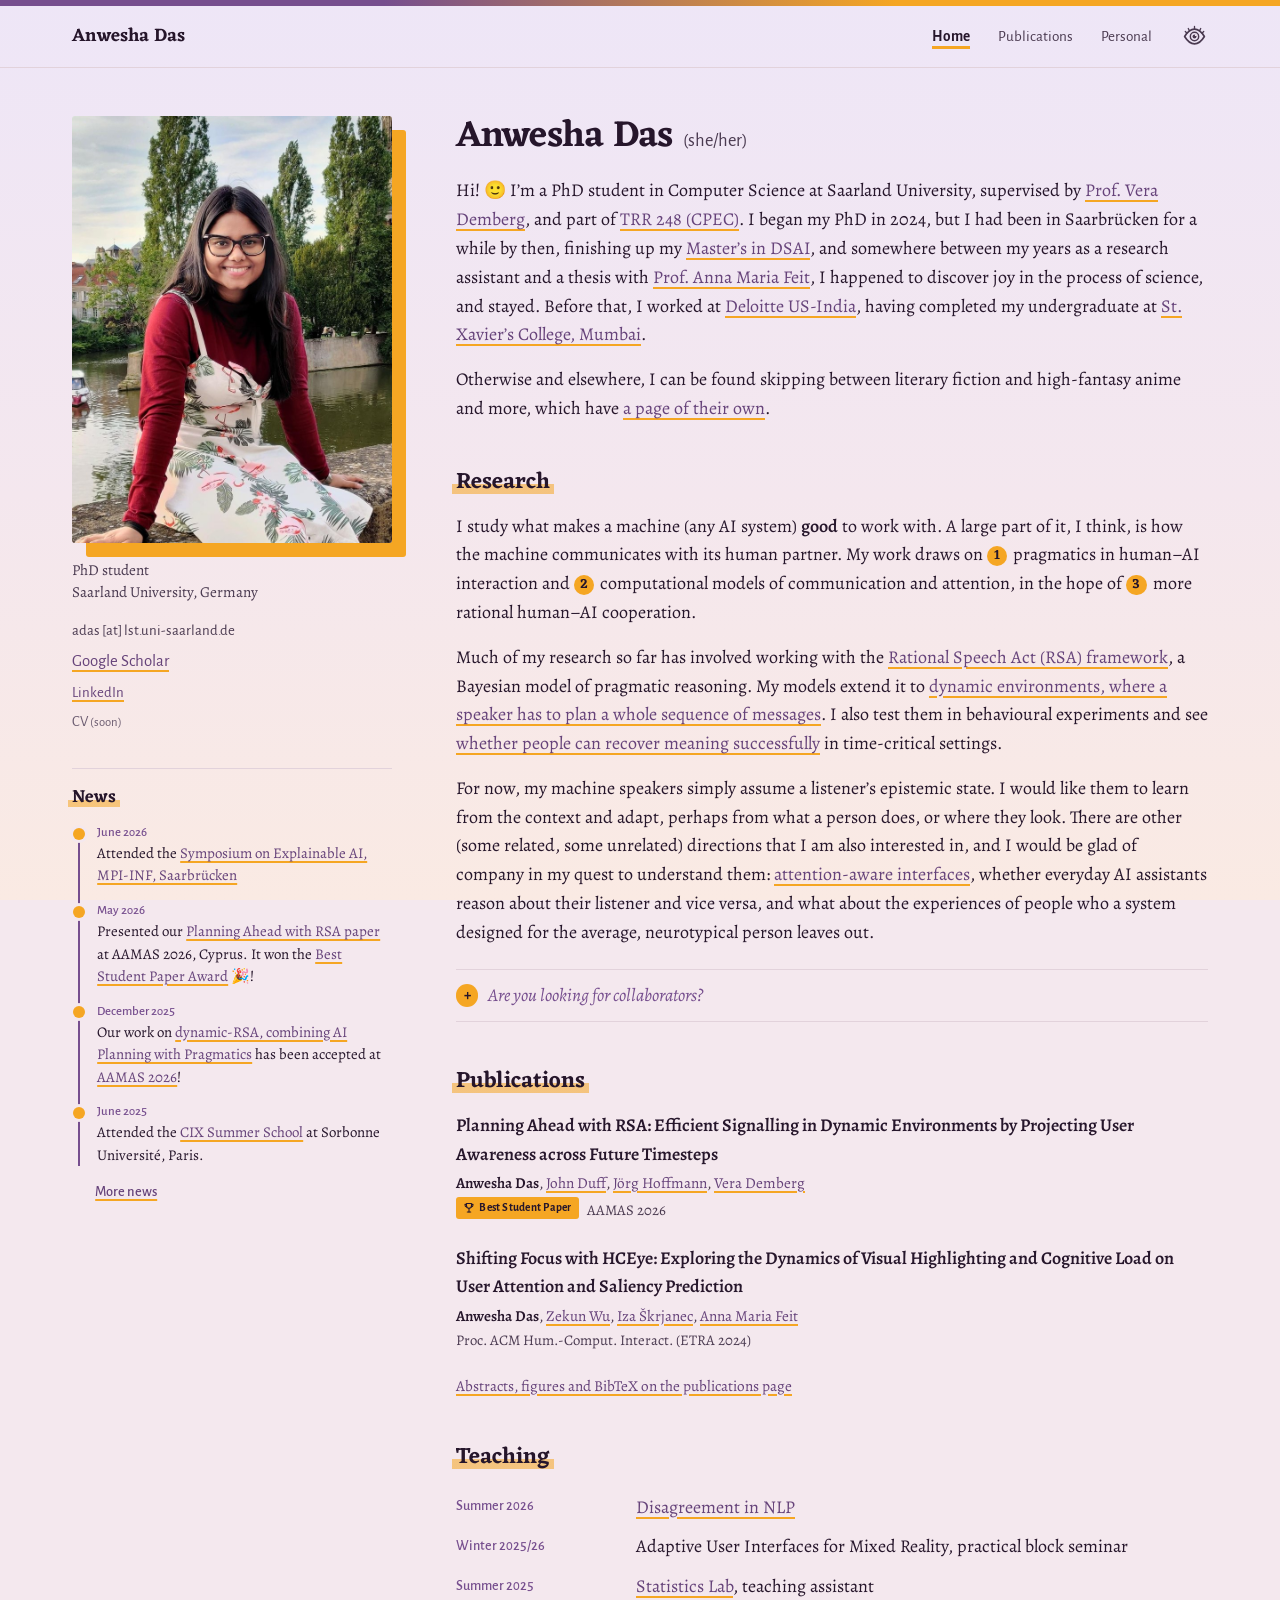
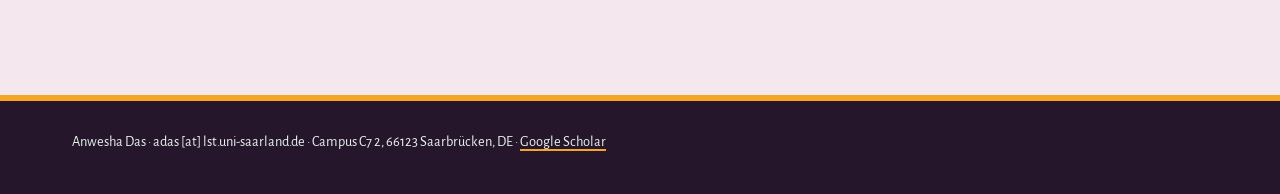
<file: index.html>
<!doctype html>
<html lang="en">
<head>
<meta charset="utf-8">
<meta name="viewport" content="width=device-width,initial-scale=1">
<title>Anwesha Das</title>
<meta name="description" content="Anwesha Das is a PhD student in computer science at Saarland University, working on how AI systems should communicate with the people who depend on them.">
<link rel="canonical" href="https://anweshadas1.github.io/">
<meta property="og:type" content="profile">
<meta property="og:title" content="Anwesha Das">
<meta property="og:description" content="Anwesha Das is a PhD student in computer science at Saarland University, working on how AI systems should communicate with the people who depend on them.">
<meta property="og:url" content="https://anweshadas1.github.io/">
<meta property="og:image" content="https://anweshadas1.github.io/images/anwesha-das.jpg">
<link rel="icon" href="images/favicon-32.png" sizes="32x32">
<link rel="apple-touch-icon" href="images/apple-touch-icon.png">
<script>try{if(localStorage.getItem("theme")==="dark")document.documentElement.dataset.theme="dark"}catch(e){}</script>
<link rel="stylesheet" href="style.css">
<script type="application/ld+json">
{
  "@context": "https://schema.org",
  "@type": "Person",
  "name": "Anwesha Das",
  "url": "https://anweshadas1.github.io/",
  "jobTitle": "PhD student",
  "affiliation": {
    "@type": "CollegeOrUniversity",
    "name": "Saarland University, Germany"
  },
  "sameAs": [
    "https://scholar.google.com/citations?user=AFErDVgAAAAJ",
    "https://www.linkedin.com/in/anwesha-das-dsai"
  ],
  "image": "https://anweshadas1.github.io/images/anwesha-das.jpg"
}
</script>
</head>
<body>
<a class="skip" href="#main">Skip to content</a>

<header class="masthead">
  <div class="masthead-inner">
    <a class="wordmark" href="index.html">Anwesha Das</a>
    <nav>
      <a href="index.html" aria-current="page">Home</a>
      <a href="publications.html">Publications</a>
      <a href="personal.html">Personal</a>
      <button class="eye" type="button" aria-label="Dark theme" data-module="theme gaze"><svg width="23" height="23" viewBox="0 0 24 24" aria-hidden="true" focusable="false"><path d="M1.7 12C5 6.5 8.5 4.3 12 4.3C15.5 4.3 19 6.5 22.3 12C19 17.5 15.5 19.7 12 19.7C8.5 19.7 5 17.5 1.7 12Z" fill="none" stroke="currentColor" stroke-width="1.75" stroke-linejoin="round"/><path class="lashes" d="M12 4.3V1.5M6.8 6.1L5.5 3.7M17.2 6.1L18.5 3.7M4.2 8.5L2.4 6.8M19.8 8.5L21.6 6.8" fill="none" stroke="currentColor" stroke-width="1.4" stroke-linecap="round"/><g class="gaze"><circle cx="12" cy="12" r="4.35" fill="none" stroke="currentColor" stroke-width="1.5"/><circle class="pupil" cx="12" cy="12" r="2.05" fill="currentColor"/><circle class="glint" cx="13.3" cy="10.7" r=".9"/></g></svg></button>
    </nav>
  </div>
</header>

<div class="home">

  <aside class="profile">
    <img class="portrait" src="images/anwesha-das.jpg" alt="Anwesha Das" width="720" height="959" data-module="photos" data-photos="images/anwesha-das.jpg images/anwesha-das-reading.jpg">
    <p class="role">PhD student<br>Saarland University, Germany</p>
    <ul class="profile-links">
      <li>adas [at] lst.uni-saarland.de</li>
      <li><a href="https://scholar.google.com/citations?user=AFErDVgAAAAJ" target="_blank" rel="noopener">Google Scholar</a></li>
      <li><a href="https://www.linkedin.com/in/anwesha-das-dsai" target="_blank" rel="noopener">LinkedIn</a></li>
      <li><span class="soon" data-tip="This site is in progress. Please mind your step.">CV</span></li>
    </ul>

    <section class="side-news">
      <h2>News</h2>
      <ol class="timeline">
        <li><time datetime="2026-06">June 2026</time>Attended the <a href="https://docs.google.com/document/d/1yXaUwFzywdlOwNTJwRntYUjmuMKERZGwBllvcyXIlfk/edit?tab=t.0" target="_blank" rel="noopener">Symposium on Explainable AI, MPI-INF, Saarbrücken</a></li>
        <li><time datetime="2026-05">May 2026</time>Presented our <a href="publications.html#planning-ahead">Planning Ahead with RSA paper</a> at AAMAS 2026, Cyprus. It won the <a href="https://cyprusconferences.org/aamas2026/awards/" target="_blank" rel="noopener">Best Student Paper Award</a> 🎉!</li>
        <li><time datetime="2025-12">December 2025</time>Our work on <a href="publications.html#planning-ahead">dynamic-RSA, combining AI Planning with Pragmatics</a> has been accepted at <a href="https://cyprusconferences.org/aamas2026/" target="_blank" rel="noopener">AAMAS 2026</a>!</li>
        <li><time datetime="2025-06">June 2025</time>Attended the <a href="https://www.isir.upmc.fr/news/9th-summer-school-on-computational-interaction-2025/?lang=en" target="_blank" rel="noopener">CIX Summer School</a> at Sorbonne Université, Paris.</li>
      </ol>
      <p class="news-more"><a href="news.html">More news</a></p>
    </section>
  </aside>

  <main id="main" class="content">
    <h1>Anwesha Das <span class="pronouns">(she/her)</span></h1>

    <p>Hi! 🙂 I&rsquo;m a PhD student in Computer Science at Saarland University, supervised by <a href="https://www.uni-saarland.de/lehrstuhl/demberg/members/verademberg.html" target="_blank" rel="noopener">Prof. Vera Demberg</a>, and part of <a href="https://www.perspicuous-computing.science/" target="_blank" rel="noopener">TRR 248 (CPEC)</a>. I began my PhD in 2024, but I had been in Saarbrücken for a while by then, finishing up my <a href="https://saarland-informatics-campus.de/studium-studies/data-science-and-artificial-intelligence-master/" target="_blank" rel="noopener">Master&rsquo;s in DSAI</a>, and somewhere between my years as a research assistant and a thesis with <a href="https://cix.cs.uni-saarland.de/anna-maria-feit/" target="_blank" rel="noopener">Prof. Anna Maria Feit</a>, I happened to discover joy in the process of science, and stayed. Before that, I worked at <a href="https://www.deloitte.com/ui/en/about.html" target="_blank" rel="noopener">Deloitte US-India</a>, having completed my undergraduate at <a href="https://en.wikipedia.org/wiki/St._Xavier%27s_College,_Mumbai" target="_blank" rel="noopener">St. Xavier&rsquo;s College, Mumbai</a>.</p>
<p>Otherwise and elsewhere, I can be found skipping between literary fiction and high-fantasy anime and more, which have <a href="personal.html">a page of their own</a>.</p>

    <h2>Research</h2>
    <p>I study what makes a machine (any AI system) <strong>good</strong> to work with. A large part of it, I think, is how the machine communicates with its human partner. My work draws on <span class="num">1</span>&nbsp;pragmatics in human–AI interaction and <span class="num">2</span>&nbsp;computational models of communication and attention, in the hope of <span class="num">3</span>&nbsp;more rational human–AI cooperation.</p>
<p>Much of my research so far has involved working with the <a href="https://www.sciencedirect.com/science/article/pii/S136466131630122X" target="_blank" rel="noopener">Rational Speech Act (RSA) framework</a>, a Bayesian model of pragmatic reasoning. My models extend it to <a href="publications.html#planning-ahead">dynamic environments, where a speaker has to plan a whole sequence of messages</a>. I also test them in behavioural experiments and see <a href="https://arxiv.org/pdf/2611.03976" target="_blank" rel="noopener">whether people can recover meaning successfully</a> in time-critical settings.</p>
<p>For now, my machine speakers simply assume a listener&rsquo;s epistemic state. I would like them to learn from the context and adapt, perhaps from what a person does, or where they look. There are other (some related, some unrelated) directions that I am also interested in, and I would be glad of company in my quest to understand them: <a href="publications.html#hceye">attention-aware interfaces</a>, whether everyday AI assistants reason about their listener and vice versa, and what about the experiences of people who a system designed for the average, neurotypical person leaves out.</p>
    <div class="asides">
      <details class="aside">
        <summary>Are you looking for collaborators?</summary>
        <p>Yes! I am fascinated by junctions, by crossings where HCI, language, and AI run into one another. If your work touches on pragmatic communication, on attention, or on how people and AI systems come to understand each other, I would love to hear from you at adas [at] lst.uni-saarland.de.</p>
      </details>
    </div>

    <h2>Publications</h2>
    <ul class="pub-short">
      <li>
        <a class="pub-title" href="publications.html#planning-ahead">Planning Ahead with RSA: Efficient Signalling in Dynamic Environments by Projecting User Awareness across Future Timesteps</a>
        <p class="authors" data-module="authors">Anwesha Das, John Duff, Jörg Hoffmann, Vera Demberg</p>
        <p class="venue"><span class="award">Best Student Paper</span>AAMAS 2026</p>
      </li>
      <li>
        <a class="pub-title" href="publications.html#hceye">Shifting Focus with HCEye: Exploring the Dynamics of Visual Highlighting and Cognitive Load on User Attention and Saliency Prediction</a>
        <p class="authors" data-module="authors">Anwesha Das, Zekun Wu, Iza Škrjanec, Anna Maria Feit</p>
        <p class="venue">Proc. ACM Hum.-Comput. Interact. (ETRA 2024)</p>
      </li>
    </ul>
    <p class="more"><a href="publications.html">Abstracts, figures and BibTeX on the publications page</a></p>

    <h2>Teaching</h2>
    <ul class="dated">
      <li><span class="when">Summer 2026</span><span><a href="https://www.uni-saarland.de/lehrstuhl/demberg/teaching/ss26-disagreement-in-nlp.html" target="_blank" rel="noopener">Disagreement in NLP</a></span></li>
      <li><span class="when">Winter 2025/26</span><span>Adaptive User Interfaces for Mixed Reality, practical block seminar</span></li>
      <li><span class="when">Summer 2025</span><span><a href="https://cms.sic.saarland/statslab25/" target="_blank" rel="noopener">Statistics Lab</a>, teaching assistant</span></li>
    </ul>
  </main>

</div>

<footer class="foot">
  <p>Anwesha Das &middot; adas [at] lst.uni-saarland.de &middot; Campus C7 2, 66123 Saarbrücken, DE &middot; <a href="https://scholar.google.com/citations?user=AFErDVgAAAAJ" target="_blank" rel="noopener">Google Scholar</a></p>
</footer>

<script src="people.js"></script>
<script src="js/site.js"></script>
<script src="js/authors.js"></script>
<script src="js/theme.js"></script>
<script src="js/photos.js"></script>
<script data-goatcounter="https://anweshadas1.goatcounter.com/count" async src="https://gc.zgo.at/count.js"></script>
</body>
</html>
</file>
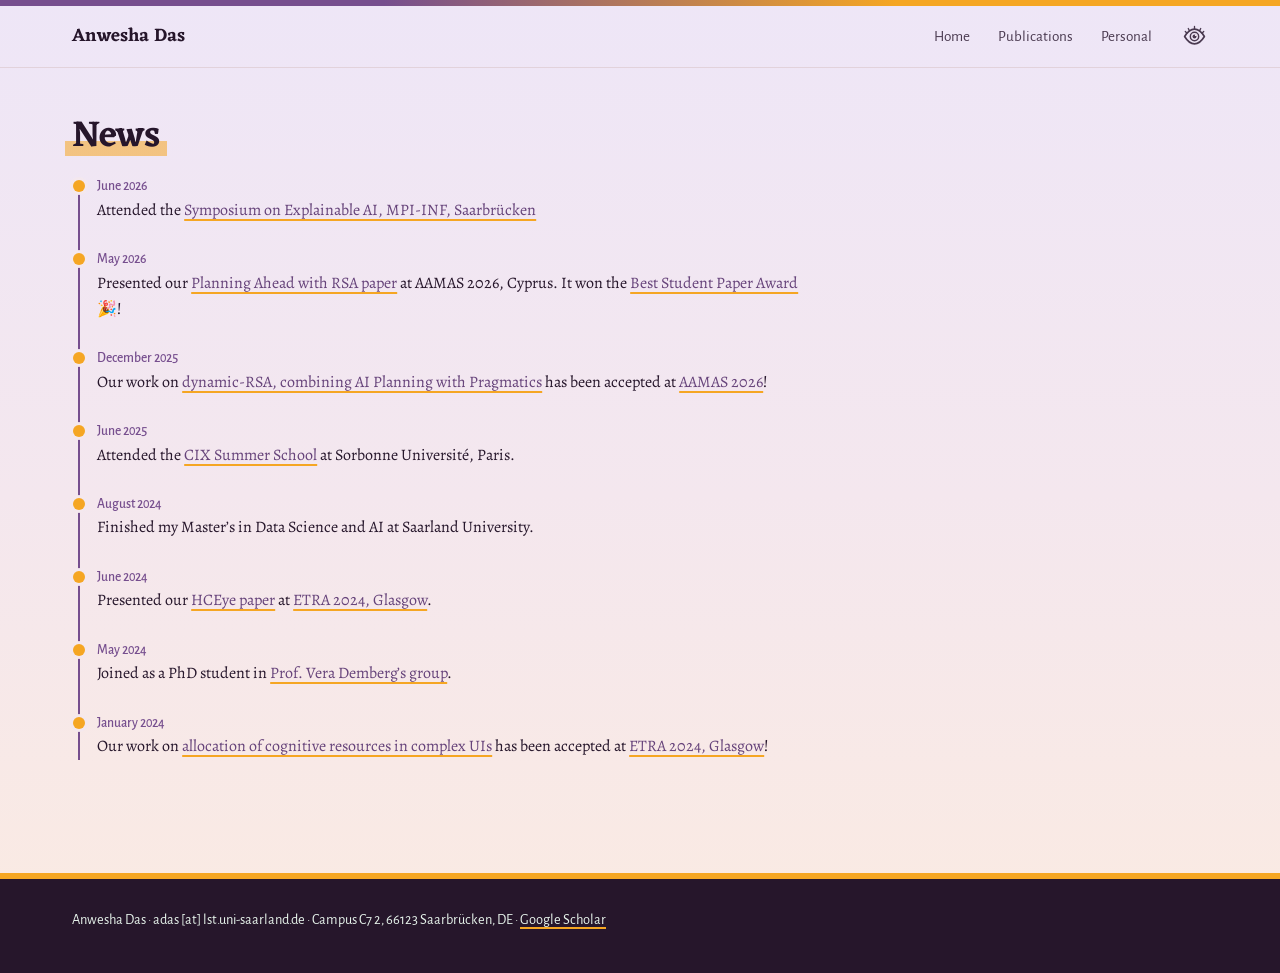
<file: news.html>
<!doctype html>
<html lang="en">
<head>
<meta charset="utf-8">
<meta name="viewport" content="width=device-width,initial-scale=1">
<title>News · Anwesha Das</title>
<meta name="description" content="News from Anwesha Das.">
<link rel="canonical" href="https://anweshadas1.github.io/news.html">
<meta property="og:type" content="website">
<meta property="og:title" content="News · Anwesha Das">
<meta property="og:description" content="News from Anwesha Das.">
<meta property="og:url" content="https://anweshadas1.github.io/news.html">
<meta property="og:image" content="https://anweshadas1.github.io/images/anwesha-das.jpg">
<link rel="icon" href="images/favicon-32.png" sizes="32x32">
<link rel="apple-touch-icon" href="images/apple-touch-icon.png">
<script>try{if(localStorage.getItem("theme")==="dark")document.documentElement.dataset.theme="dark"}catch(e){}</script>
<link rel="stylesheet" href="style.css">

</head>
<body>
<a class="skip" href="#main">Skip to content</a>

<header class="masthead">
  <div class="masthead-inner">
    <a class="wordmark" href="index.html">Anwesha Das</a>
    <nav>
      <a href="index.html">Home</a>
      <a href="publications.html">Publications</a>
      <a href="personal.html">Personal</a>
      <button class="eye" type="button" aria-label="Dark theme" data-module="theme gaze"><svg width="23" height="23" viewBox="0 0 24 24" aria-hidden="true" focusable="false"><path d="M1.7 12C5 6.5 8.5 4.3 12 4.3C15.5 4.3 19 6.5 22.3 12C19 17.5 15.5 19.7 12 19.7C8.5 19.7 5 17.5 1.7 12Z" fill="none" stroke="currentColor" stroke-width="1.75" stroke-linejoin="round"/><path class="lashes" d="M12 4.3V1.5M6.8 6.1L5.5 3.7M17.2 6.1L18.5 3.7M4.2 8.5L2.4 6.8M19.8 8.5L21.6 6.8" fill="none" stroke="currentColor" stroke-width="1.4" stroke-linecap="round"/><g class="gaze"><circle cx="12" cy="12" r="4.35" fill="none" stroke="currentColor" stroke-width="1.5"/><circle class="pupil" cx="12" cy="12" r="2.05" fill="currentColor"/><circle class="glint" cx="13.3" cy="10.7" r=".9"/></g></svg></button>
    </nav>
  </div>
</header>

<div class="single">
  <main id="main" class="content news-page">
    <h1>News</h1>
    <ol class="timeline">
      <li><time datetime="2026-06">June 2026</time><span class="headline">Attended the <a href="https://docs.google.com/document/d/1yXaUwFzywdlOwNTJwRntYUjmuMKERZGwBllvcyXIlfk/edit?tab=t.0" target="_blank" rel="noopener">Symposium on Explainable AI, MPI-INF, Saarbrücken</a></span></li>
      <li><time datetime="2026-05">May 2026</time><span class="headline">Presented our <a href="publications.html#planning-ahead">Planning Ahead with RSA paper</a> at AAMAS 2026, Cyprus. It won the <a href="https://cyprusconferences.org/aamas2026/awards/" target="_blank" rel="noopener">Best Student Paper Award</a> 🎉!</span></li>
      <li><time datetime="2025-12">December 2025</time><span class="headline">Our work on <a href="publications.html#planning-ahead">dynamic-RSA, combining AI Planning with Pragmatics</a> has been accepted at <a href="https://cyprusconferences.org/aamas2026/" target="_blank" rel="noopener">AAMAS 2026</a>!</span></li>
      <li><time datetime="2025-06">June 2025</time><span class="headline">Attended the <a href="https://www.isir.upmc.fr/news/9th-summer-school-on-computational-interaction-2025/?lang=en" target="_blank" rel="noopener">CIX Summer School</a> at Sorbonne Université, Paris.</span></li>
      <li><time datetime="2024-08">August 2024</time><span class="headline">Finished my Master&rsquo;s in Data Science and AI at Saarland University.</span></li>
      <li><time datetime="2024-06">June 2024</time><span class="headline">Presented our <a href="publications.html#hceye">HCEye paper</a> at <a href="https://etra.acm.org/2024/" target="_blank" rel="noopener">ETRA 2024, Glasgow</a>.</span></li>
      <li><time datetime="2024-05">May 2024</time><span class="headline">Joined as a PhD student in <a href="https://www.uni-saarland.de/lehrstuhl/demberg.html" target="_blank" rel="noopener">Prof. Vera Demberg&rsquo;s group</a>.</span></li>
      <li><time datetime="2024-01">January 2024</time><span class="headline">Our work on <a href="publications.html#hceye">allocation of cognitive resources in complex UIs</a> has been accepted at <a href="https://etra.acm.org/2024/" target="_blank" rel="noopener">ETRA 2024, Glasgow</a>!</span></li>
    </ol>
  </main>
</div>

<footer class="foot">
  <p>Anwesha Das &middot; adas [at] lst.uni-saarland.de &middot; Campus C7 2, 66123 Saarbrücken, DE &middot; <a href="https://scholar.google.com/citations?user=AFErDVgAAAAJ" target="_blank" rel="noopener">Google Scholar</a></p>
</footer>

<script src="js/site.js"></script>
<script src="js/theme.js"></script>
<script data-goatcounter="https://anweshadas1.goatcounter.com/count" async src="https://gc.zgo.at/count.js"></script>
</body>
</html>
</file>
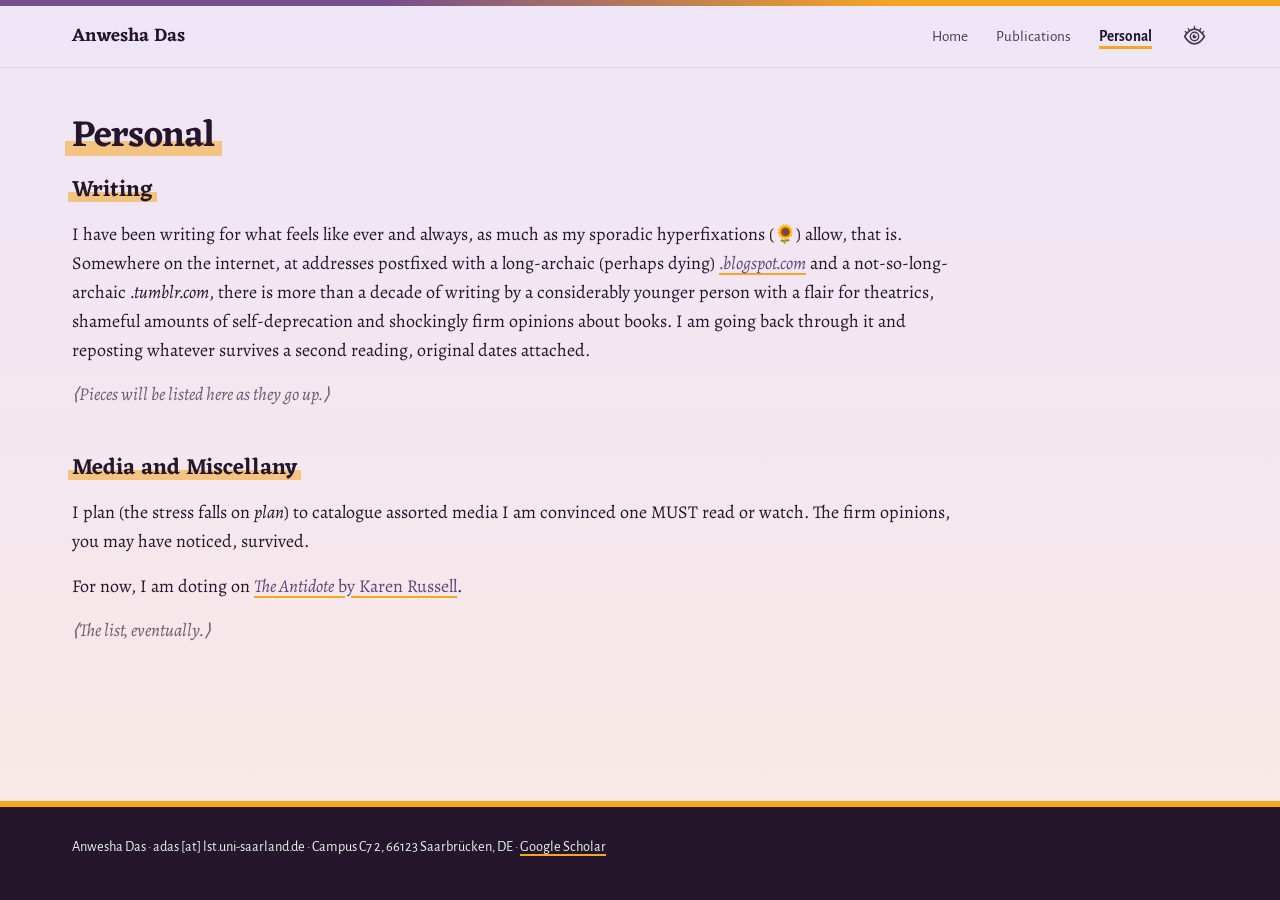
<file: personal.html>
<!doctype html>
<html lang="en">
<head>
<meta charset="utf-8">
<meta name="viewport" content="width=device-width,initial-scale=1">
<title>Personal · Anwesha Das</title>
<meta name="description" content="The rest of Anwesha Das.">
<link rel="canonical" href="https://anweshadas1.github.io/personal.html">
<meta property="og:type" content="website">
<meta property="og:title" content="Personal · Anwesha Das">
<meta property="og:description" content="The rest of Anwesha Das.">
<meta property="og:url" content="https://anweshadas1.github.io/personal.html">
<meta property="og:image" content="https://anweshadas1.github.io/images/anwesha-das.jpg">
<link rel="icon" href="images/favicon-32.png" sizes="32x32">
<link rel="apple-touch-icon" href="images/apple-touch-icon.png">
<script>try{if(localStorage.getItem("theme")==="dark")document.documentElement.dataset.theme="dark"}catch(e){}</script>
<link rel="stylesheet" href="style.css">

</head>
<body>
<a class="skip" href="#main">Skip to content</a>

<header class="masthead">
  <div class="masthead-inner">
    <a class="wordmark" href="index.html">Anwesha Das</a>
    <nav>
      <a href="index.html">Home</a>
      <a href="publications.html">Publications</a>
      <a href="personal.html" aria-current="page">Personal</a>
      <button class="eye" type="button" aria-label="Dark theme" data-module="theme gaze"><svg width="23" height="23" viewBox="0 0 24 24" aria-hidden="true" focusable="false"><path d="M1.7 12C5 6.5 8.5 4.3 12 4.3C15.5 4.3 19 6.5 22.3 12C19 17.5 15.5 19.7 12 19.7C8.5 19.7 5 17.5 1.7 12Z" fill="none" stroke="currentColor" stroke-width="1.75" stroke-linejoin="round"/><path class="lashes" d="M12 4.3V1.5M6.8 6.1L5.5 3.7M17.2 6.1L18.5 3.7M4.2 8.5L2.4 6.8M19.8 8.5L21.6 6.8" fill="none" stroke="currentColor" stroke-width="1.4" stroke-linecap="round"/><g class="gaze"><circle cx="12" cy="12" r="4.35" fill="none" stroke="currentColor" stroke-width="1.5"/><circle class="pupil" cx="12" cy="12" r="2.05" fill="currentColor"/><circle class="glint" cx="13.3" cy="10.7" r=".9"/></g></svg></button>
    </nav>
  </div>
</header>

<div class="single">
  <main id="main" class="content">
    <h1>Personal</h1>

    <h2 class="section-first">Writing</h2>
<p>I have been writing for what feels like ever and always, as much as my sporadic hyperfixations (<a href="https://www.wuth.nhs.uk/about-us/patient-experience-strategy/supported-promise-group/workstreams/hidden-disabilities/sunflower/" class="emoji" target="_blank" rel="noopener">🌻</a>) allow, that is. Somewhere on the internet, at addresses postfixed with a long-archaic (perhaps dying) <a href="https://support.google.com/blogger/thread/460390130/is-blogger-blogspot-ending" target="_blank" rel="noopener"><em>.blogspot.com</em></a> and a not-so-long-archaic <em>.tumblr.com</em>, there is more than a decade of writing by a considerably younger person with a flair for theatrics, shameful amounts of self-deprecation and shockingly firm opinions about books. I am going back through it and reposting whatever survives a second reading, original dates attached.</p>
<p class="placeholder" data-tip="This site is in progress. Please mind your step.">&#10216;Pieces will be listed here as they go up.&#10217;</p>
<h2>Media and Miscellany</h2>
<p>I plan (the stress falls on <em>plan</em>) to catalogue assorted media I am convinced one MUST read or watch. The firm opinions, you may have noticed, survived.</p>
<p>For now, I am doting on <a href="https://www.theguardian.com/books/2025/mar/05/the-antidote-by-karen-russell-review-a-magical-realist-dust-bowl-tale" target="_blank" rel="noopener"><em>The Antidote</em> by Karen Russell</a>.</p>
<p class="placeholder" data-tip="This site is in progress. Please mind your step.">&#10216;The list, eventually.&#10217;</p>
  </main>
</div>

<footer class="foot">
  <p>Anwesha Das &middot; adas [at] lst.uni-saarland.de &middot; Campus C7 2, 66123 Saarbrücken, DE &middot; <a href="https://scholar.google.com/citations?user=AFErDVgAAAAJ" target="_blank" rel="noopener">Google Scholar</a></p>
</footer>

<script src="js/site.js"></script>
<script src="js/theme.js"></script>
<script data-goatcounter="https://anweshadas1.goatcounter.com/count" async src="https://gc.zgo.at/count.js"></script>
</body>
</html>
</file>
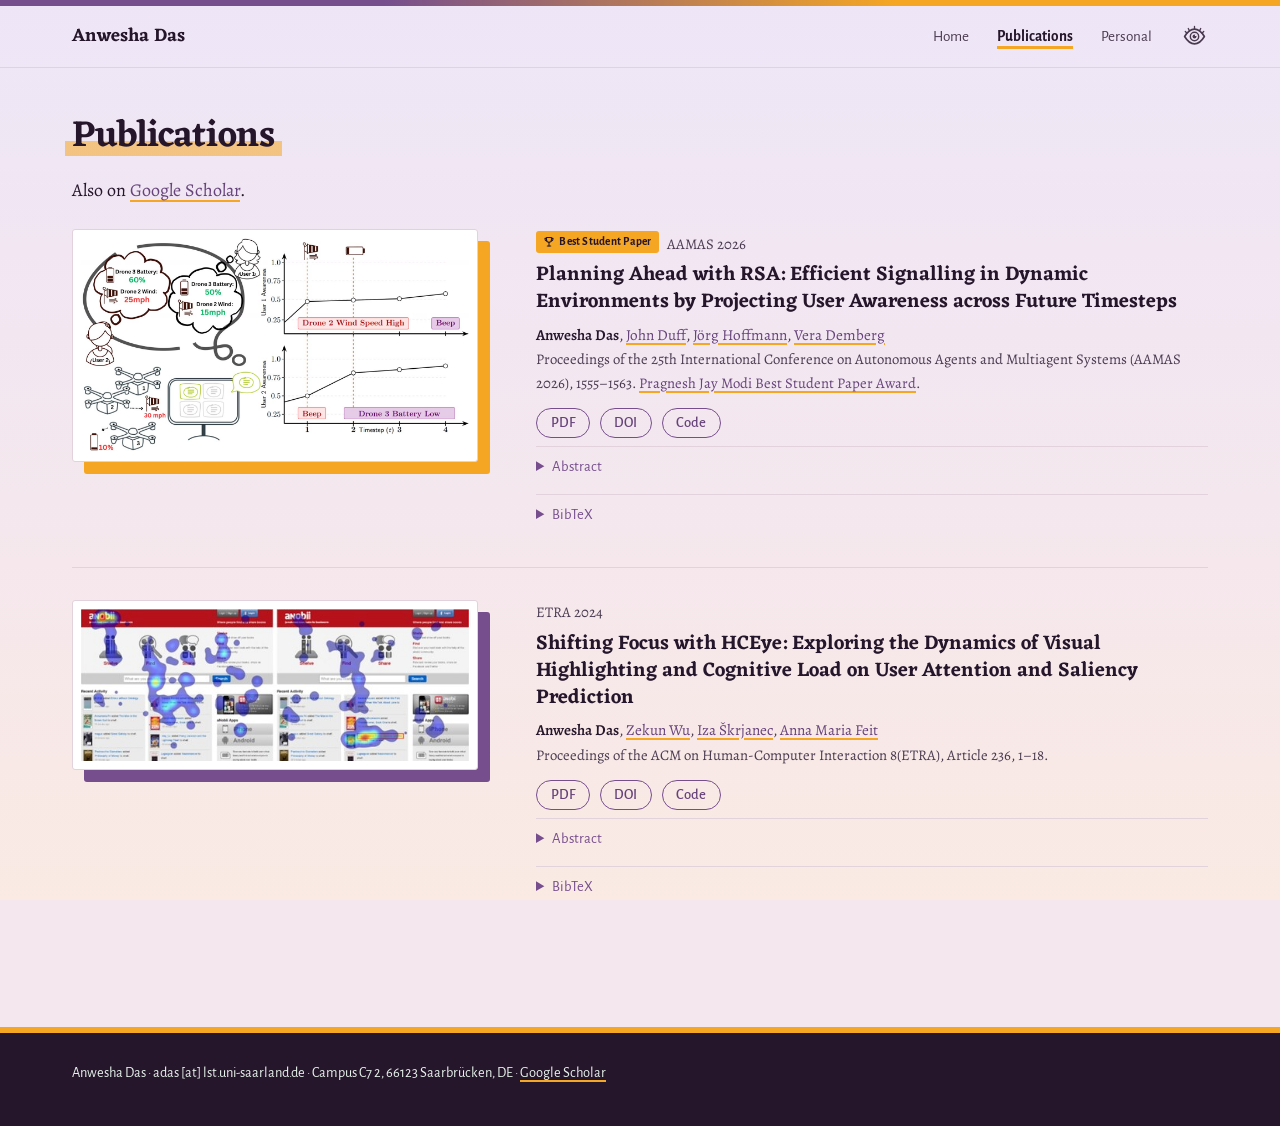
<file: publications.html>
<!doctype html>
<html lang="en">
<head>
<meta charset="utf-8">
<meta name="viewport" content="width=device-width,initial-scale=1">
<title>Publications · Anwesha Das</title>
<meta name="description" content="Publications by Anwesha Das, with abstracts, figures and BibTeX.">
<link rel="canonical" href="https://anweshadas1.github.io/publications.html">
<meta property="og:type" content="website">
<meta property="og:title" content="Publications · Anwesha Das">
<meta property="og:description" content="Publications by Anwesha Das, with abstracts, figures and BibTeX.">
<meta property="og:url" content="https://anweshadas1.github.io/publications.html">
<meta property="og:image" content="https://anweshadas1.github.io/images/research_drsa_teaser.jpg">
<link rel="icon" href="images/favicon-32.png" sizes="32x32">
<link rel="apple-touch-icon" href="images/apple-touch-icon.png">
<script>try{if(localStorage.getItem("theme")==="dark")document.documentElement.dataset.theme="dark"}catch(e){}</script>
<link rel="stylesheet" href="style.css">

</head>
<body>
<a class="skip" href="#main">Skip to content</a>

<header class="masthead">
  <div class="masthead-inner">
    <a class="wordmark" href="index.html">Anwesha Das</a>
    <nav>
      <a href="index.html">Home</a>
      <a href="publications.html" aria-current="page">Publications</a>
      <a href="personal.html">Personal</a>
      <button class="eye" type="button" aria-label="Dark theme" data-module="theme gaze"><svg width="23" height="23" viewBox="0 0 24 24" aria-hidden="true" focusable="false"><path d="M1.7 12C5 6.5 8.5 4.3 12 4.3C15.5 4.3 19 6.5 22.3 12C19 17.5 15.5 19.7 12 19.7C8.5 19.7 5 17.5 1.7 12Z" fill="none" stroke="currentColor" stroke-width="1.75" stroke-linejoin="round"/><path class="lashes" d="M12 4.3V1.5M6.8 6.1L5.5 3.7M17.2 6.1L18.5 3.7M4.2 8.5L2.4 6.8M19.8 8.5L21.6 6.8" fill="none" stroke="currentColor" stroke-width="1.4" stroke-linecap="round"/><g class="gaze"><circle cx="12" cy="12" r="4.35" fill="none" stroke="currentColor" stroke-width="1.5"/><circle class="pupil" cx="12" cy="12" r="2.05" fill="currentColor"/><circle class="glint" cx="13.3" cy="10.7" r=".9"/></g></svg></button>
    </nav>
  </div>
</header>

<div class="single wide">
  <main id="main" class="content">
    <h1>Publications</h1>
    <p>Also on <a href="https://scholar.google.com/citations?user=AFErDVgAAAAJ" target="_blank" rel="noopener">Google Scholar</a>.</p>

    <article class="pub" id="planning-ahead">
      <figure class="pub-figure">
        <img src="images/research_drsa_teaser.jpg" alt="Teaser figure from Planning Ahead with RSA" width="1400" height="776">
      </figure>
      <div>
        <p class="venue"><span class="award">Best Student Paper</span>AAMAS 2026</p>
        <h2>Planning Ahead with RSA: Efficient Signalling in Dynamic Environments by Projecting User Awareness across Future Timesteps</h2>
        <p class="authors" data-module="authors">Anwesha Das, John Duff, Jörg Hoffmann, Vera Demberg</p>
        <p class="venue">Proceedings of the 25th International Conference on Autonomous Agents and Multiagent Systems (AAMAS 2026), 1555–1563. <a href="https://cyprusconferences.org/aamas2026/awards/" target="_blank" rel="noopener">Pragnesh Jay Modi Best Student Paper Award</a>.</p>
        <p class="pub-links">
          <a href="https://arxiv.org/pdf/2510.23340" target="_blank" rel="noopener">PDF</a>
          <a href="https://doi.org/10.65109/BRGK2754" target="_blank" rel="noopener">DOI</a>
          <a href="https://github.com/anweshadas1/planning-ahead-rsa" target="_blank" rel="noopener">Code</a>
        </p>
        <details>
          <summary>Abstract</summary>
          <p>Adaptive agent design offers a way to improve human-AI collaboration on time-sensitive tasks in rapidly changing environments. In such cases, to ensure the human maintains an accurate understanding of critical task elements, an assistive agent must not only identify the highest priority information but also estimate how and when this information can be communicated most effectively, given that human attention represents a zero-sum cognitive resource where focus on one message diminishes awareness of other or upcoming information. We introduce a theoretical framework for adaptive signalling which meets these challenges by using principles of rational communication, formalised as Bayesian reference resolution using the Rational Speech Act (RSA) modelling framework, to plan a sequence of messages which optimise timely alignment between user belief and a dynamic environment. The agent adapts message specificity and timing to the particulars of a user and scenario based on projections of how prior-guided interpretation of messages will influence attention to the interface and subsequent belief update, across several timesteps out to a fixed horizon. In a comparison to baseline methods, we show that this effectiveness depends crucially on combining multi-step planning with a realistic model of user awareness. As the first application of RSA for communication in a dynamic environment, and for human-AI interaction in general, we establish theoretical foundations for pragmatic communication in human-agent teams, highlighting how insights from cognitive science can be capitalised to inform the design of assistive agents.</p>
        </details>
        <details class="bib" data-module="bibtex">
          <summary>BibTeX</summary>
<pre>@inproceedings{das2026planning,
  title     = {Planning Ahead with {RSA}: Efficient Signalling in Dynamic Environments by Projecting User Awareness across Future Timesteps},
  author    = {Das, Anwesha and Duff, John and Hoffmann, J{\"o}rg and Demberg, Vera},
  booktitle = {Proceedings of the 25th International Conference on Autonomous Agents and Multiagent Systems (AAMAS 2026)},
  pages     = {1555--1563},
  year      = {2026},
  publisher = {International Foundation for Autonomous Agents and Multiagent Systems},
  doi       = {10.65109/BRGK2754}
}</pre>
          <button type="button">Copy BibTeX</button>
        </details>
      </div>
    </article>

    <article class="pub" id="hceye">
      <figure class="pub-figure">
        <img src="images/research_hceye_teaser.jpg" alt="Teaser figure from Shifting Focus with HCEye" width="500" height="196">
      </figure>
      <div>
        <p class="venue">ETRA 2024</p>
        <h2>Shifting Focus with HCEye: Exploring the Dynamics of Visual Highlighting and Cognitive Load on User Attention and Saliency Prediction</h2>
        <p class="authors" data-module="authors">Anwesha Das, Zekun Wu, Iza Škrjanec, Anna Maria Feit</p>
        <p class="venue">Proceedings of the ACM on Human-Computer Interaction 8(ETRA), Article 236, 1–18.</p>
        <p class="pub-links">
          <a href="https://arxiv.org/pdf/2404.14232" target="_blank" rel="noopener">PDF</a>
          <a href="https://doi.org/10.1145/3655610" target="_blank" rel="noopener">DOI</a>
          <a href="https://osf.io/z8bgm/overview" target="_blank" rel="noopener">Code</a>
        </p>
        <details>
          <summary>Abstract</summary>
          <p>Visual highlighting can guide user attention in complex interfaces. However, its effectiveness under limited attentional capacities is underexplored. This paper examines the joint impact of visual highlighting (permanent and dynamic) and dual-task-induced cognitive load on gaze behaviour. Our analysis, using eye-movement data from 27 participants viewing 150 unique webpages reveals that while participants&rsquo; ability to attend to UI elements decreases with increasing cognitive load, dynamic adaptations (i.e., highlighting) remain attention-grabbing. The presence of these factors significantly alters what people attend to and thus what is salient. Accordingly, we show that state-of-the-art saliency models increase their performance when accounting for different cognitive loads. Our empirical insights, along with our openly available dataset, enhance our understanding of attentional processes in UIs under varying cognitive (and perceptual) loads and open the door for new models that can predict user attention while multitasking.</p>
        </details>
        <details class="bib" data-module="bibtex">
          <summary>BibTeX</summary>
<pre>@article{das2024shifting,
  title     = {Shifting Focus with {HCEye}: Exploring the Dynamics of Visual Highlighting and Cognitive Load on User Attention and Saliency Prediction},
  author    = {Das, Anwesha and Wu, Zekun and {\v{S}}krjanec, Iza and Feit, Anna Maria},
  journal   = {Proceedings of the ACM on Human-Computer Interaction},
  volume    = {8},
  number    = {ETRA},
  articleno = {236},
  pages     = {1--18},
  year      = {2024},
  month     = may,
  publisher = {Association for Computing Machinery},
  doi       = {10.1145/3655610}
}</pre>
          <button type="button">Copy BibTeX</button>
        </details>
      </div>
    </article>
  </main>
</div>

<footer class="foot">
  <p>Anwesha Das &middot; adas [at] lst.uni-saarland.de &middot; Campus C7 2, 66123 Saarbrücken, DE &middot; <a href="https://scholar.google.com/citations?user=AFErDVgAAAAJ" target="_blank" rel="noopener">Google Scholar</a></p>
</footer>

<script src="people.js"></script>
<script src="js/site.js"></script>
<script src="js/authors.js"></script>
<script src="js/theme.js"></script>
<script src="js/bibtex.js"></script>
<script data-goatcounter="https://anweshadas1.goatcounter.com/count" async src="https://gc.zgo.at/count.js"></script>
</body>
</html>
</file>
<file: style.css>
@font-face{font-family:"Alegreya";font-style:italic;font-weight:400;font-display:swap;src:url("fonts/alegreya-italic-latin-ext.woff2") format("woff2");unicode-range:U+0100-02BA,U+02BD-02C5,U+02C7-02CC,U+02CE-02D7,U+02DD-02FF,U+0304,U+0308,U+0329,U+1D00-1DBF,U+1E00-1E9F,U+1EF2-1EFF,U+2020,U+20A0-20AB,U+20AD-20C4,U+2113,U+2C60-2C7F,U+A720-A7FF}
@font-face{font-family:"Alegreya";font-style:italic;font-weight:400;font-display:swap;src:url("fonts/alegreya-italic-latin.woff2") format("woff2");unicode-range:U+0000-00FF,U+0131,U+0152-0153,U+02BB-02BC,U+02C6,U+02DA,U+02DC,U+0304,U+0308,U+0329,U+2000-206F,U+20AC,U+2122,U+2191,U+2193,U+2212,U+2215,U+FEFF,U+FFFD}
@font-face{font-family:"Alegreya";font-style:normal;font-weight:400;font-display:swap;src:url("fonts/alegreya-normal-latin-ext.woff2") format("woff2");unicode-range:U+0100-02BA,U+02BD-02C5,U+02C7-02CC,U+02CE-02D7,U+02DD-02FF,U+0304,U+0308,U+0329,U+1D00-1DBF,U+1E00-1E9F,U+1EF2-1EFF,U+2020,U+20A0-20AB,U+20AD-20C4,U+2113,U+2C60-2C7F,U+A720-A7FF}
@font-face{font-family:"Alegreya";font-style:normal;font-weight:400;font-display:swap;src:url("fonts/alegreya-normal-latin.woff2") format("woff2");unicode-range:U+0000-00FF,U+0131,U+0152-0153,U+02BB-02BC,U+02C6,U+02DA,U+02DC,U+0304,U+0308,U+0329,U+2000-206F,U+20AC,U+2122,U+2191,U+2193,U+2212,U+2215,U+FEFF,U+FFFD}
@font-face{font-family:"Alegreya";font-style:normal;font-weight:600;font-display:swap;src:url("fonts/alegreya-normal-latin-ext.woff2") format("woff2");unicode-range:U+0100-02BA,U+02BD-02C5,U+02C7-02CC,U+02CE-02D7,U+02DD-02FF,U+0304,U+0308,U+0329,U+1D00-1DBF,U+1E00-1E9F,U+1EF2-1EFF,U+2020,U+20A0-20AB,U+20AD-20C4,U+2113,U+2C60-2C7F,U+A720-A7FF}
@font-face{font-family:"Alegreya";font-style:normal;font-weight:600;font-display:swap;src:url("fonts/alegreya-normal-latin.woff2") format("woff2");unicode-range:U+0000-00FF,U+0131,U+0152-0153,U+02BB-02BC,U+02C6,U+02DA,U+02DC,U+0304,U+0308,U+0329,U+2000-206F,U+20AC,U+2122,U+2191,U+2193,U+2212,U+2215,U+FEFF,U+FFFD}
@font-face{font-family:"Alegreya Sans";font-style:italic;font-weight:400;font-display:swap;src:url("fonts/alegreya-sans-italic-latin-ext.woff2") format("woff2");unicode-range:U+0100-02BA,U+02BD-02C5,U+02C7-02CC,U+02CE-02D7,U+02DD-02FF,U+0304,U+0308,U+0329,U+1D00-1DBF,U+1E00-1E9F,U+1EF2-1EFF,U+2020,U+20A0-20AB,U+20AD-20C4,U+2113,U+2C60-2C7F,U+A720-A7FF}
@font-face{font-family:"Alegreya Sans";font-style:italic;font-weight:400;font-display:swap;src:url("fonts/alegreya-sans-italic-latin.woff2") format("woff2");unicode-range:U+0000-00FF,U+0131,U+0152-0153,U+02BB-02BC,U+02C6,U+02DA,U+02DC,U+0304,U+0308,U+0329,U+2000-206F,U+20AC,U+2122,U+2191,U+2193,U+2212,U+2215,U+FEFF,U+FFFD}
@font-face{font-family:"Alegreya Sans";font-style:normal;font-weight:400;font-display:swap;src:url("fonts/alegreya-sans-normal-latin-ext.woff2") format("woff2");unicode-range:U+0100-02BA,U+02BD-02C5,U+02C7-02CC,U+02CE-02D7,U+02DD-02FF,U+0304,U+0308,U+0329,U+1D00-1DBF,U+1E00-1E9F,U+1EF2-1EFF,U+2020,U+20A0-20AB,U+20AD-20C4,U+2113,U+2C60-2C7F,U+A720-A7FF}
@font-face{font-family:"Alegreya Sans";font-style:normal;font-weight:400;font-display:swap;src:url("fonts/alegreya-sans-normal-latin.woff2") format("woff2");unicode-range:U+0000-00FF,U+0131,U+0152-0153,U+02BB-02BC,U+02C6,U+02DA,U+02DC,U+0304,U+0308,U+0329,U+2000-206F,U+20AC,U+2122,U+2191,U+2193,U+2212,U+2215,U+FEFF,U+FFFD}
@font-face{font-family:"Alegreya Sans";font-style:normal;font-weight:500;font-display:swap;src:url("fonts/alegreya-sans-normal-latin-ext-500.woff2") format("woff2");unicode-range:U+0100-02BA,U+02BD-02C5,U+02C7-02CC,U+02CE-02D7,U+02DD-02FF,U+0304,U+0308,U+0329,U+1D00-1DBF,U+1E00-1E9F,U+1EF2-1EFF,U+2020,U+20A0-20AB,U+20AD-20C4,U+2113,U+2C60-2C7F,U+A720-A7FF}
@font-face{font-family:"Alegreya Sans";font-style:normal;font-weight:500;font-display:swap;src:url("fonts/alegreya-sans-normal-latin-500.woff2") format("woff2");unicode-range:U+0000-00FF,U+0131,U+0152-0153,U+02BB-02BC,U+02C6,U+02DA,U+02DC,U+0304,U+0308,U+0329,U+2000-206F,U+20AC,U+2122,U+2191,U+2193,U+2212,U+2215,U+FEFF,U+FFFD}
@font-face{font-family:"Alegreya Sans";font-style:normal;font-weight:700;font-display:swap;src:url("fonts/alegreya-sans-normal-latin-ext-700.woff2") format("woff2");unicode-range:U+0100-02BA,U+02BD-02C5,U+02C7-02CC,U+02CE-02D7,U+02DD-02FF,U+0304,U+0308,U+0329,U+1D00-1DBF,U+1E00-1E9F,U+1EF2-1EFF,U+2020,U+20A0-20AB,U+20AD-20C4,U+2113,U+2C60-2C7F,U+A720-A7FF}
@font-face{font-family:"Alegreya Sans";font-style:normal;font-weight:700;font-display:swap;src:url("fonts/alegreya-sans-normal-latin-700.woff2") format("woff2");unicode-range:U+0000-00FF,U+0131,U+0152-0153,U+02BB-02BC,U+02C6,U+02DA,U+02DC,U+0304,U+0308,U+0329,U+2000-206F,U+20AC,U+2122,U+2191,U+2193,U+2212,U+2215,U+FEFF,U+FFFD}
@font-face{font-family:"Eczar";font-style:normal;font-weight:400 700;font-display:swap;src:url("fonts/eczar-normal-latin-ext.woff2") format("woff2");unicode-range:U+0100-02BA,U+02BD-02C5,U+02C7-02CC,U+02CE-02D7,U+02DD-02FF,U+0304,U+0308,U+0329,U+1D00-1DBF,U+1E00-1E9F,U+1EF2-1EFF,U+2020,U+20A0-20AB,U+20AD-20C4,U+2113,U+2C60-2C7F,U+A720-A7FF}
@font-face{font-family:"Eczar";font-style:normal;font-weight:400 700;font-display:swap;src:url("fonts/eczar-normal-latin.woff2") format("woff2");unicode-range:U+0000-00FF,U+0131,U+0152-0153,U+02BB-02BC,U+02C6,U+02DA,U+02DC,U+0304,U+0308,U+0329,U+2000-206F,U+20AC,U+2122,U+2191,U+2193,U+2212,U+2215,U+FEFF,U+FFFD}

:root{
  --paper:#F4E8EE;
  --wash:linear-gradient(180deg,#EEE6F7 0%,#F4E7EE 55%,#FAEAE3 100%);
  --ink:#26162B;
  --ink-soft:#4A3A50;
  --ink-dim:#6B5C70;
  --rule:#E2D2DB;
  --panel:#EDDDE5;
  --petrol:#764E8E;
  --link:#66437A;
  --brick:#F5A623;
  --on-brick:#26162B;
  --heading:#26162B;
  --marker:#764E8E;
  --select:rgba(245,166,35,.4);
  --splash:#F5A623;
  --on-splash:#26162B;
  --hilite:rgba(245,166,35,.55);
  --accent2:#764E8E;
  --band:#26162B;
  --on-band:#E6F3EB;
  --photo-b:#764E8E;

  --display:"Eczar",Georgia,serif;
  --text:"Alegreya",Georgia,"Times New Roman",serif;
  --sans:"Alegreya Sans",system-ui,-apple-system,"Segoe UI",Roboto,sans-serif;
  --mono:ui-monospace,"Cascadia Mono",Consolas,Menlo,monospace;

  --page:1200px;
  --side:320px;
  --trophy:url("data:image/svg+xml,%3Csvg xmlns='http://www.w3.org/2000/svg' viewBox='0 0 24 24' fill='none' stroke='%23000' stroke-width='2.2' stroke-linecap='round' stroke-linejoin='round'%3E%3Cpath d='M7 3h10v4.5a5 5 0 0 1-10 0z'/%3E%3Cpath d='M7 4.8H4v1.4a3.6 3.6 0 0 0 3.3 3.6'/%3E%3Cpath d='M17 4.8h3v1.4a3.6 3.6 0 0 1-3.3 3.6'/%3E%3Cpath d='M12 12.6v7.4'/%3E%3Cpath d='M8.6 20h6.8'/%3E%3C/svg%3E");
  color-scheme:light;
}

:root[data-theme="dark"]{
  --paper:#26162B;
  --wash:none;
  --ink:#E6F3EB;
  --ink-soft:#C3D3C9;
  --ink-dim:#9FAFA5;
  --rule:#3E2C44;
  --panel:#311F37;
  --petrol:#C3A3D8;
  --link:#C3A3D8;
  --brick:#F5A623;
  --on-brick:#26162B;
  --heading:#E6F3EB;
  --marker:#F5A623;
  --select:rgba(245,166,35,.35);
  --hilite:rgba(195,163,216,.30);
  --accent2:#C3A3D8;
  --band:#1A0D1E;
  --photo-b:#A57CBF;
  color-scheme:dark;
}

*,*::before,*::after{box-sizing:border-box}
html{scroll-behavior:smooth}
@media (prefers-reduced-motion:reduce){html{scroll-behavior:auto}}

body{
  margin:0;
  background:var(--paper) var(--wash) fixed;
  color:var(--ink);
  font:18px/1.6 var(--text);
  font-optical-sizing:auto;
  min-height:100vh;display:flex;flex-direction:column;
}
body::before{content:"";display:block;height:6px;background:linear-gradient(90deg,var(--accent2) 0%,var(--accent2) 30%,var(--splash) 70%,var(--splash) 100%)}

a{color:var(--link);text-decoration:none}
.content p a,.content li a,.side-news a,.profile-links a,.pub .venue a{
  text-decoration:underline;text-decoration-color:var(--splash);text-decoration-thickness:2px;text-underline-offset:.22em;
}
.content p a:hover,.content li a:hover,.side-news a:hover,.profile-links a:hover,.pub .venue a:hover{color:var(--ink);background:var(--hilite)}
.content li a.pub-title{text-decoration:none}
.content li a.pub-title:hover{background:none;color:var(--link)}
.content .pub-links a{text-decoration:none}
:is(.content,.side-news,.profile-links,.foot) a.emoji{text-decoration:none}
.content .pub-links a:hover{background:var(--splash);color:var(--on-splash)}
:focus-visible{outline:2px solid var(--marker);outline-offset:3px}
::selection{background:var(--select)}
img{max-width:100%;height:auto;display:block}
p{margin:0 0 1rem}

.skip{position:absolute;left:-9999px;top:0;background:var(--paper);padding:.5rem 1rem;border:1px solid var(--petrol)}
.skip:focus{left:1rem;top:1rem;z-index:10}

.masthead{border-bottom:1px solid var(--rule)}
.masthead-inner{
  max-width:var(--page);margin:0 auto;padding:1rem 32px;
  display:flex;align-items:center;justify-content:space-between;gap:1.5rem;
}
.wordmark{font-family:var(--display);font-weight:600;font-size:1.15rem;color:var(--heading)}
.wordmark:hover{text-decoration:none;color:var(--link)}
.masthead nav{display:flex;align-items:center;gap:1.75rem;font-family:var(--sans);font-size:.95rem}
.masthead nav a{color:var(--ink-soft)}
.masthead nav a[aria-current="page"]{color:var(--ink);font-weight:600;box-shadow:inset 0 -3px 0 var(--splash)}
.masthead nav a:hover{color:var(--link)}

.eye{
  display:inline-flex;align-items:center;justify-content:center;
  background:none;border:0;padding:.15rem;color:var(--ink-soft);cursor:pointer;
}
.eye:hover{color:var(--marker)}
.eye svg{display:block;overflow:visible}
.eye .gaze{transition:transform 110ms linear}
.eye .glint{fill:var(--paper)}
.eye .pupil{transition:r 320ms cubic-bezier(.2,.7,.3,1)}
:root[data-theme="dark"] .eye .pupil{r:3.15px}
@media (prefers-reduced-motion:reduce){.eye .gaze,.eye .pupil{transition:none}}

.home{
  width:100%;max-width:var(--page);margin:0 auto 4rem;padding:48px 32px 24px;
  display:grid;grid-template-columns:var(--side) minmax(0,1fr);gap:64px;align-items:start;
}
.single{width:100%;max-width:var(--page);margin:0 auto 4rem;padding:48px 32px 24px}
.single > .content{max-width:880px}
.single.wide > .content{max-width:none}

.profile{position:sticky;top:28px}
.portrait{width:100%;border-radius:3px;box-shadow:14px 14px 0 var(--splash);transition:box-shadow 260ms ease}
.portrait[data-index="1"]{box-shadow:14px 14px 0 var(--photo-b)}
@media (prefers-reduced-motion:reduce){.portrait{transition:none}}
.portrait.cycles{cursor:pointer}
.role{margin:1rem 0 .75rem;color:var(--ink-soft);font-size:.95rem;line-height:1.5}
.profile-links{list-style:none;margin:0;padding:0;font-family:var(--sans);font-size:.93rem;line-height:1.95;color:var(--ink-soft)}
.profile-links a[href*="scholar.google."]{font-size:1.05rem}
.soon{color:var(--ink-dim);cursor:help}
[data-tip]{position:relative}
[data-tip]:hover::before{
  content:attr(data-tip);position:absolute;left:0;bottom:calc(100% + 6px);z-index:5;white-space:nowrap;
  font:italic .8rem/1.3 var(--sans);color:var(--paper);background:var(--ink);padding:.3rem .55rem;border-radius:3px;
}
.soon::after{content:" (soon)";font-size:.85em}

.side-news{margin-top:2rem;padding-top:1.1rem;border-top:1px solid var(--rule)}
.side-news h2{font-size:1.1rem;margin:0 0 .9rem -.2em}
.timeline{list-style:none;margin:0 0 0 .35rem;padding:0 0 0 1.1rem;border-left:2px solid var(--accent2);border-image:linear-gradient(to bottom,transparent .5rem,var(--accent2) .5rem) 1;font-size:.93rem;line-height:1.5}
.timeline li{position:relative;margin:0 0 .9rem}
.timeline li::before{content:"";position:absolute;left:calc(-1.1rem - 7px);top:.3rem;width:12px;height:12px;border-radius:50%;background:var(--splash);box-shadow:0 0 0 3px var(--paper)}
.timeline time{display:block;font-family:var(--sans);font-size:.8rem;font-weight:500;color:var(--accent2);font-variant-numeric:tabular-nums}
.news-more{margin:.2rem 0 0 1.45rem;font-family:var(--sans);font-size:.9rem;font-weight:500}
.news-page .timeline{font-size:1rem;line-height:1.6;max-width:46rem}
.news-page .timeline li{margin-bottom:1.6rem}
.news-page .timeline li::before{top:.25rem}
.news-page .timeline time{font-size:.85rem}
.timeline .detail{margin-top:.4rem;color:var(--ink-soft);font-size:.95rem}
.timeline .detail p{margin:0 0 .6rem}

.content{min-width:0}
h1,h2{font-family:var(--display);color:var(--heading)}
h1{font-size:2.3rem;line-height:1.15;margin:0 0 1.1rem;font-weight:600;letter-spacing:-.01em}
h1,h2{width:fit-content;background:linear-gradient(transparent 58%,var(--hilite) 58%,var(--hilite) 92%,transparent 92%);padding:0 .2em;margin-left:-.2em}
h2{
  font-size:1.4rem;line-height:1.25;font-weight:600;
  margin:2.8rem 0 1rem -.2em;
}
.section-first{margin-top:0}
.home h1{background:none}
.pronouns{font-family:var(--sans);font-size:.5em;font-weight:400;letter-spacing:0;color:var(--ink-soft);white-space:nowrap}

.questions{list-style:none;counter-reset:q;margin:.8rem 0 1.3rem;padding:0}
.questions li{counter-increment:q;position:relative;margin:.8rem 0;padding-left:2.6rem}
.questions li::before{
  content:counter(q);position:absolute;left:0;top:.05em;width:1.75rem;height:1.75rem;border-radius:50%;
  background:var(--splash);color:var(--on-splash);font:600 .95rem/1.75rem var(--display);text-align:center;
}
.questions li b{color:var(--accent2)}
.num{display:inline-block;width:1.5em;height:1.5em;margin-right:.15em;border-radius:50%;background:var(--splash);color:var(--on-splash);font:600 .75em/1.5em var(--display);text-align:center;vertical-align:.1em}

.asides{margin-top:1.4rem}
details.aside{border-top:1px solid var(--rule)}
details.aside:last-child{border-bottom:1px solid var(--rule)}
details.aside summary{
  cursor:pointer;list-style:none;padding:.7rem 0;color:var(--petrol);font-style:italic;
}
details.aside summary::-webkit-details-marker{display:none}
details.aside summary::before{
  content:"+";display:inline-flex;align-items:center;justify-content:center;width:1.4rem;height:1.4rem;margin-right:.6rem;
  border-radius:50%;background:var(--splash);color:var(--on-splash);font:600 .95rem/1 var(--sans);font-style:normal;vertical-align:.08em;
}
details.aside[open] summary::before{content:"\2212"}
details.aside[open]{border-left:3px solid var(--splash);padding-left:.9rem}
details.aside p{margin:0 0 1rem 2rem}

.pub-short{list-style:none;margin:0;padding:0}
.pub-short li{margin:0 0 1.3rem}
.pub-title{font-weight:600;color:var(--ink)}
a.pub-title:hover{color:var(--link)}
.authors{margin:.15rem 0 0;color:var(--ink-soft);font-size:.95rem}
.authors .me{font-weight:600;color:var(--ink)}
.venue{margin:.1rem 0 0;font-size:.92rem;color:var(--ink-soft)}
.more{margin-top:.2rem;font-size:.95rem}

.award{
  display:inline-flex;align-items:center;gap:.35em;
  font-family:var(--sans);font-size:.72rem;font-weight:600;letter-spacing:.02em;
  color:var(--on-brick);background:var(--brick);border-radius:3px;padding:.12rem .45rem;margin-right:.5rem;
  vertical-align:.1em;
}
.award::before{
  content:"";width:1.05em;height:1.05em;background:currentColor;
  -webkit-mask:var(--trophy) center/contain no-repeat;mask:var(--trophy) center/contain no-repeat;
}

.dated{list-style:none;margin:0;padding:0}
.dated li{display:grid;grid-template-columns:10rem minmax(0,1fr);gap:1.25rem;padding:.35rem 0}
.dated time,.dated .when{font-family:var(--sans);font-size:.88rem;font-weight:500;color:var(--accent2);font-variant-numeric:tabular-nums;padding-top:.15rem}

.pub{
  display:grid;grid-template-columns:420px minmax(0,1fr);gap:44px;align-items:start;
  padding:2rem 0;border-top:1px solid var(--rule);
}
.pub.no-figure{grid-template-columns:minmax(0,1fr)}
.pub:first-of-type{border-top:0;padding-top:.5rem}
.pub-figure{margin:0 14px 14px 0;background:#fff;border:1px solid var(--rule);padding:.5rem;border-radius:3px;box-shadow:12px 12px 0 var(--splash)}
.pub:nth-of-type(even) .pub-figure{box-shadow:12px 12px 0 var(--photo-b)}
.pub h2{width:auto;background:none;padding:0;margin:.35rem 0 .4rem;font-size:1.25rem;line-height:1.35}
.pub-links{display:flex;flex-wrap:wrap;gap:.6rem;margin:.8rem 0 .5rem;font-family:var(--sans);font-size:.92rem}
.pub-links a{border:1.5px solid var(--accent2);border-radius:999px;padding:.12rem .85rem;color:var(--link);font-weight:500}
.pub-links a:hover{background:var(--splash);border-color:var(--splash);color:var(--on-splash);text-decoration:none}
.pub details{margin-top:.5rem;border-top:1px solid var(--rule)}
.pub details summary{cursor:pointer;padding:.5rem 0;font-family:var(--sans);font-size:.92rem;color:var(--petrol)}
.pub details p{font-size:.96rem;line-height:1.62;color:var(--ink-soft)}
.bib{position:relative}
.bib pre{
  margin:0 0 .8rem;padding:.9rem 1rem;background:var(--panel);border-radius:3px;
  font:.8rem/1.55 var(--mono);white-space:pre-wrap;overflow-wrap:anywhere;color:var(--ink);
}
.bib button{
  font-family:var(--sans);font-size:.82rem;cursor:pointer;
  background:none;border:1px solid var(--rule);border-radius:3px;padding:.2rem .6rem;color:var(--ink-soft);
}
.bib button:hover{background:var(--splash);border-color:var(--splash);color:var(--on-splash)}

.placeholder{color:var(--ink-dim);font-style:italic;cursor:help;width:fit-content}

.foot{margin-top:auto;background:var(--band);color:var(--on-band);font-family:var(--sans);font-size:.9rem;border-top:6px solid var(--splash)}
.foot p{max-width:var(--page);margin:0 auto;padding:1.8rem 32px 2.6rem}
.foot a{color:var(--on-band);text-decoration:underline;text-decoration-color:var(--splash);text-decoration-thickness:2px;text-underline-offset:.22em}
.foot a:hover{color:var(--splash)}

@media (max-width:900px){
  .home{grid-template-columns:minmax(0,1fr);gap:2rem}
  .profile{position:static;max-width:var(--side)}
  .pub{grid-template-columns:minmax(0,1fr)}
  .dated li{grid-template-columns:7.5rem minmax(0,1fr)}
}

@media print{
  .masthead nav,.eye,.skip,.bib button{display:none}
  .profile{position:static}
  details{display:block}
}
</file>
